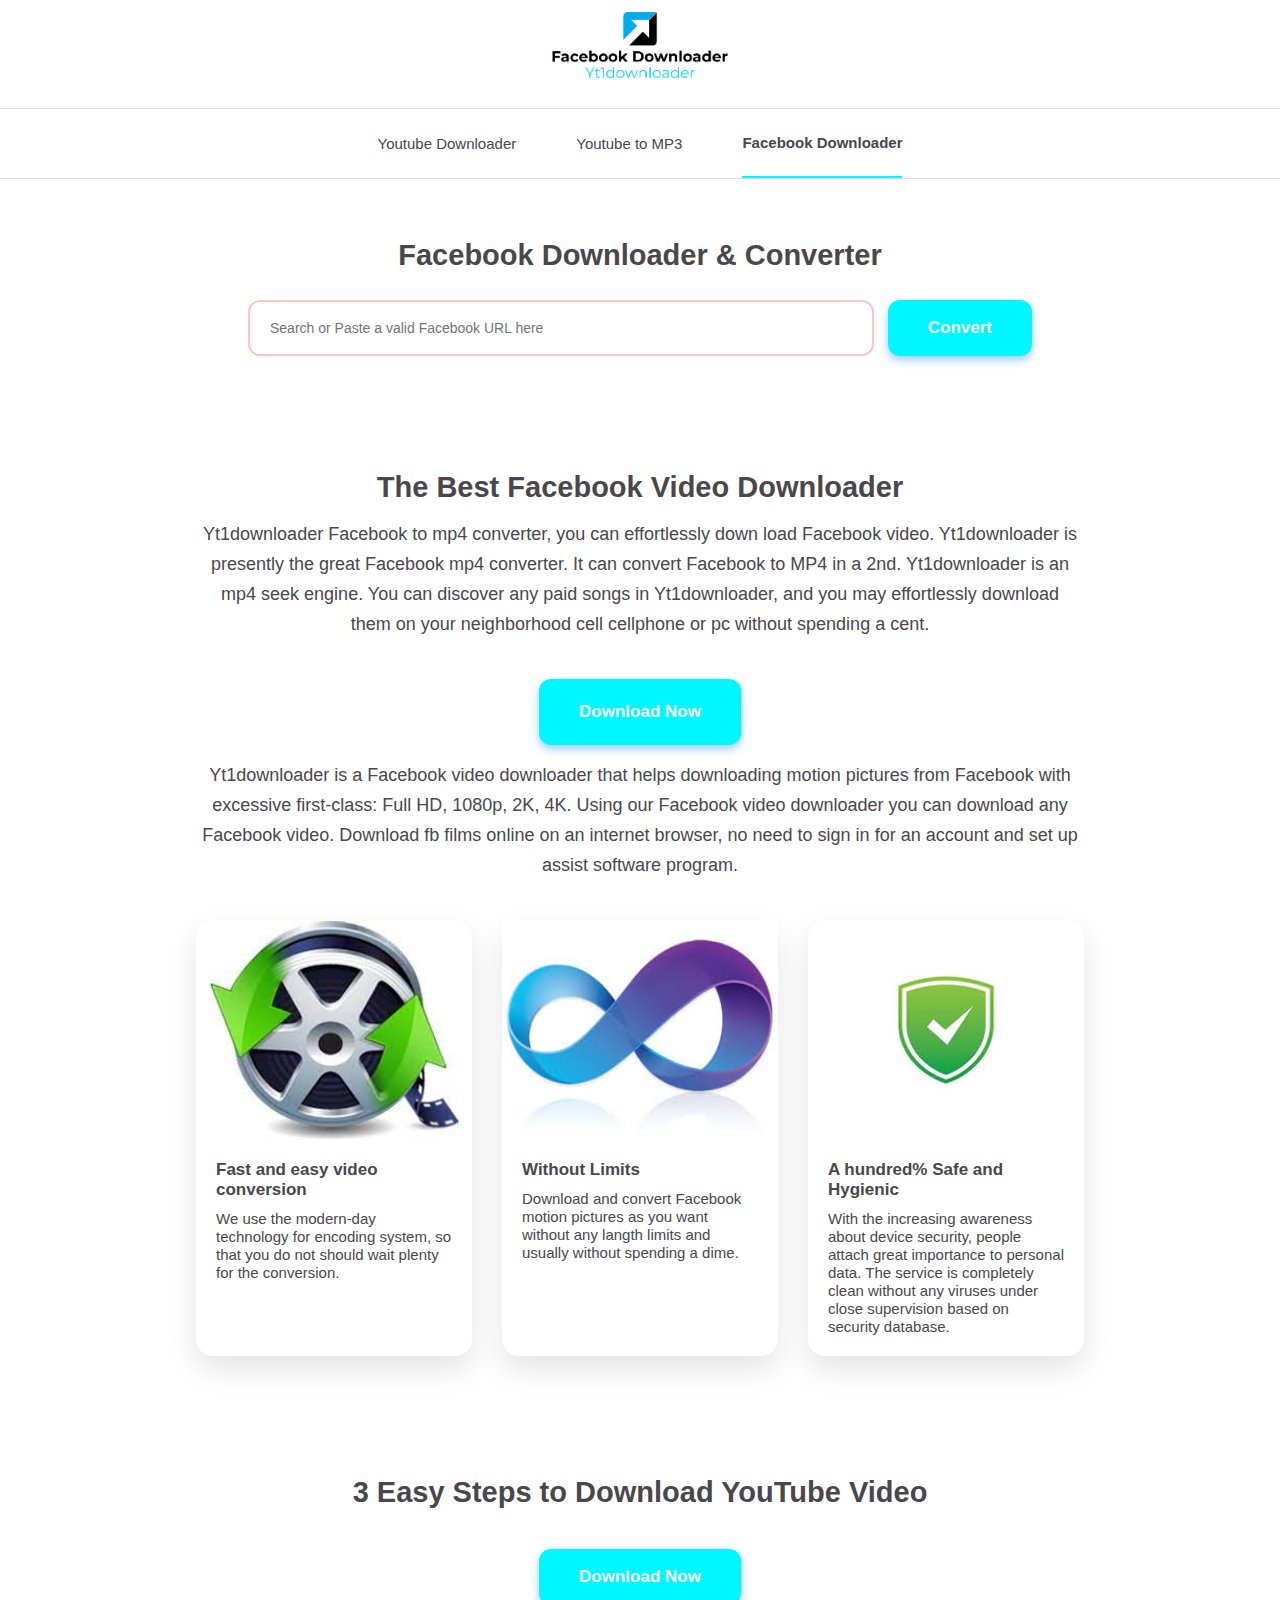
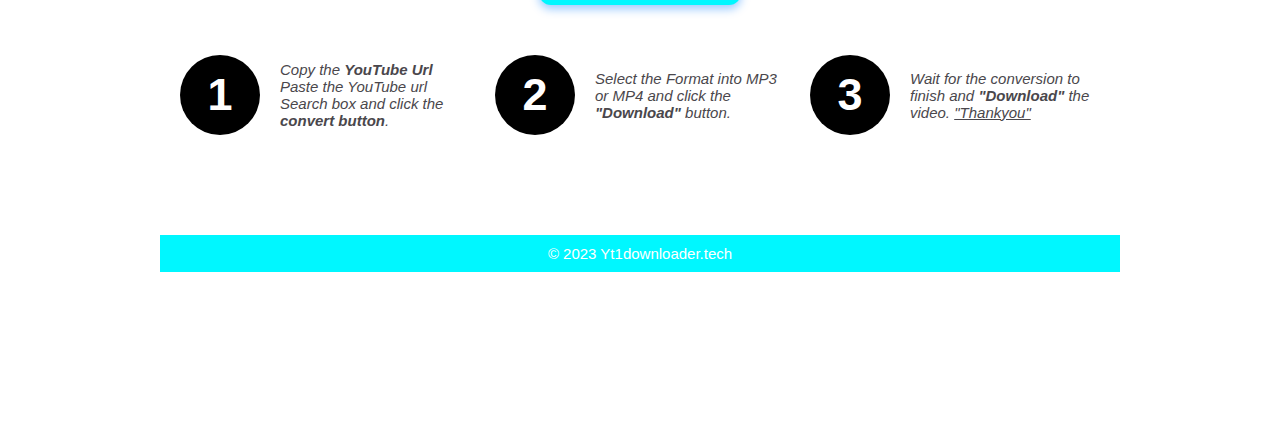
<file: Facebook.html>
<!DOCTYPE html>
<html lang="en">

<head>
    <script type="text/javascript" async src="https://platform.foremedia.net/code/36986/analytics"></script>
    <script async src="https://pagead2.googlesyndication.com/pagead/js/adsbygoogle.js?client=ca-pub-7816620289895183"
        crossorigin="anonymous"></script>
    <meta charset="UTF-8">
    <meta name="description" content="Download All Facebook Video In MP4 and MP3 Fast and Easy">
    <meta name="keywords" content="Download All facebook Video In MP4 and MP3 Fast and Easy">
    <meta name="robots" content="index, follow">
    <meta http-equiv="Content-Type" content="text/html; charset=utf-8">
    <meta name="language" content="English">
    <meta http-equiv="X-UA-Compatible" content="IE=edge">
    <meta name="viewport" content="width=device-width, initial-scale=1.0">
    <script async src="https://pagead2.googlesyndication.com/pagead/js/adsbygoogle.js?client=ca-pub-7816620289895183"
        crossorigin="anonymous"></script>
    <title>Facebook video Downloader || Online Facebook Video Converter</title>

    <link rel="stylesheet" type="text/css" href="./css/facebook.css">
</head>

<body>
    <header>
        <div class="main_nav">
            <p>
                <a href="Facebook.html"> <img src="./img/Facebook Downloader Logo - Original - 5000x5000.png"
                        class="jawad" height="250" alt=""></a>

            </p>
            <defs>
                <clippath id="clip0">
                    <rect width="36.75" height="28" fill="white" />
                </clipPath>
            </defs>
            </svg> <span></span> </a>


    </header>
    <div id="navbar" class="navbar-collapse">
        <ul class="nav navbar-nav">
            <li>
                <a href="index.html">
                    Youtube Downloader
                </a>
            </li>
            <li><a href="youtube-to-mp3.html">
                    Youtube to MP3
                </a>
            </li>

            <li> <a href="en2.html" class="active">
                    Facebook Downloader
                </a>
            </li>
        </ul>
    </div>
    <div class="container">
        <div class="ftco-section center" id="convert">
            <h1 class="title">Facebook Downloader & Converter</h1>

            <form id="search-form" data-fail="Please enter a valid Facebook video URL link."
                class="search-form relative" method="GET">
                <input id="s_input" type="search" name="q" class="search__input" aria-label="Search"
                    placeholder="Search or Paste a valid Facebook URL here" value required>
                <button id="btn-convert" class="btn-red" type="submit">Convert</button>
            </form>
            <div id="loader-wrapper" class="hidden">
                <svg xmlns="http://www.w3.org/2000/svg" xmlns:xlink="http://www.w3.org/1999/xlink"
                    style="margin:auto;background:#fff;display:block;" width="200px" height="200px"
                    viewbox="0 0 100 100" preserveaspectratio="xMidYMid">
                    <g transform="translate(20 50)">
                        <circle cx="0" cy="0" r="6" fill="#e15b64">
                            <animatetransform attributename="transform" type="scale" begin="-0.375s" calcmode="spline"
                                keysplines="0.3 0 0.7 1;0.3 0 0.7 1" values="0;1;0" keytimes="0;0.5;1" dur="1s"
                                repeatcount="indefinite"></animateTransform>
                        </circle>
                    </g>
                    <g transform="translate(40 50)">
                        <circle cx="0" cy="0" r="6" fill="#f8b26a">
                            <animatetransform attributename="transform" type="scale" begin="-0.25s" calcmode="spline"
                                keysplines="0.3 0 0.7 1;0.3 0 0.7 1" values="0;1;0" keytimes="0;0.5;1" dur="1s"
                                repeatcount="indefinite"></animateTransform>
                        </circle>
                    </g>
                    <g transform="translate(60 50)">
                        <circle cx="0" cy="0" r="6" fill="#abbd81">
                            <animatetransform attributename="transform" type="scale" begin="-0.125s" calcmode="spline"
                                keysplines="0.3 0 0.7 1;0.3 0 0.7 1" values="0;1;0" keytimes="0;0.5;1" dur="1s"
                                repeatcount="indefinite"></animateTransform>
                        </circle>
                    </g>
                    <g transform="translate(80 50)">
                        <circle cx="0" cy="0" r="6" fill="#81a3bd">
                            <animatetransform attributename="transform" type="scale" begin="0s" calcmode="spline"
                                keysplines="0.3 0 0.7 1;0.3 0 0.7 1" values="0;1;0" keytimes="0;0.5;1" dur="1s"
                                repeatcount="indefinite"></animateTransform>
                        </circle>
                    </g>
                </svg>
            </div>
            <div id="search-result">
            </div>
        </div>
        <script type="text/javascript">
            atOptions = {
                'key': '770a151bf9f1ae19e19e938e0877f3f4',
                'format': 'iframe',
                'height': 90,
                'width': 728,
                'params': {}
            };
            document.write('<scr' + 'ipt type="text/javascript" src="http' + (location.protocol === 'https:' ? 's' : '') + '://www.profitabledisplaynetwork.com/770a151bf9f1ae19e19e938e0877f3f4/invoke.js"></scr' + 'ipt>');
        </script>
        <div class="ftco-section center">
            <h2 class="title">The Best Facebook Video Downloader</h2>
            <div class="txt-box">
                <p class="mw70">Yt1downloader Facebook to mp4 converter, you can effortlessly down load Facebook video.
                    Yt1downloader is presently the great Facebook mp4 converter. It can convert Facebook to MP4 in a
                    2nd. Yt1downloader is an mp4 seek engine. You can discover any paid songs in Yt1downloader, and you
                    may effortlessly download them on your neighborhood cell cellphone or pc without spending a cent.

                </p>
                <script type='text/javascript'
                    src='//pl19610766.highrevenuegate.com/53/ad/eb/53adeb65fdee83cc5f6ee67d503f0a59.js'></script>
                <script type="text/javascript">
                    atOptions = {
                        'key': '15f65164c289f169e3b432073f00b948',
                        'format': 'iframe',
                        'height': 90,
                        'width': 728,
                        'params': {}
                    };
                    document.write('<scr' + 'ipt type="text/javascript" src="http' + (location.protocol === 'https:' ? 's' : '') + '://www.profitabledisplaynetwork.com/15f65164c289f169e3b432073f00b948/invoke.js"></scr' + 'ipt>');
                </script>
                <p class="magT40"><a class="btn-red mag0" type="button" href="#convert">Download Now</a></p>

                <p class="mw70"> Yt1downloader is a Facebook video downloader that helps downloading motion pictures
                    from Facebook with excessive first-class: Full HD, 1080p, 2K, 4K. Using our Facebook video
                    downloader you can download any Facebook video. Download fb films online on an internet browser, no
                    need to sign in for an account and set up assist software program.</p>

            </div>
            <script type="text/javascript">
                atOptions = {
                    'key': '770a151bf9f1ae19e19e938e0877f3f4',
                    'format': 'iframe',
                    'height': 90,
                    'width': 728,
                    'params': {}
                };
                document.write('<scr' + 'ipt type="text/javascript" src="http' + (location.protocol === 'https:' ? 's' : '') + '://www.profitabledisplaynetwork.com/770a151bf9f1ae19e19e938e0877f3f4/invoke.js"></scr' + 'ipt>');
            </script>
            <ul class="listitem items-more">
                <li>
                    <div class="post-image bg1">
                        <img src="/img/download.png" alt="Fast and easy to use">
                    </div>
                    <div class="post-content">
                        <h3>Fast and easy video conversion</h3>
                        <p>We use the modern-day technology for encoding system, so that you do not should wait plenty
                            for the conversion.</p>
                    </div>
                </li>
                <li>
                    <div class="post-image bg2">
                        <img src="/img/images.jpeg" alt="Without limitation" style="width: 100%;">
                    </div>
                    <div class="post-content">
                        <h3>Without Limits</h3>
                        <p>Download and convert Facebook motion pictures as you want without any langth limits and
                            usually without spending a dime.</p>
                    </div>
                </li>
                <li>
                    <div class="post-image bg3">
                        <img src="/img/download2.png" alt="Safe and Clean">
                    </div>
                    <div class="post-content">
                        <h3>A hundred% Safe and Hygienic</h3>
                        <p>With the increasing awareness about device security, people attach great importance to
                            personal data. The service is completely clean without any viruses under close supervision
                            based on security database.</p>
                    </div>
                </li>



            </ul>
        </div>
        <script type="text/javascript">
            atOptions = {
                'key': '770a151bf9f1ae19e19e938e0877f3f4',
                'format': 'iframe',
                'height': 90,
                'width': 728,
                'params': {}
            };
            document.write('<scr' + 'ipt type="text/javascript" src="http' + (location.protocol === 'https:' ? 's' : '') + '://www.profitabledisplaynetwork.com/770a151bf9f1ae19e19e938e0877f3f4/invoke.js"></scr' + 'ipt>');
        </script>
        <div class="ftco-section center">
            <h2 class="title">3 Easy Steps to Download YouTube Video </h2>
            <p class="magT40"><a class="btn-red mag0" type="button" href="#convert">Download Now</a></p>

            <ul class="listicon liststep">
                <li>
                    <span class="number">1</span>
                    <span> <i> Copy the <b> YouTube Url </b> Paste the YouTube url Search box and click the <b>convert
                                button</b>.</i></span>
                </li>
                <li>
                    <span class="number">2</span>
                    <span><i> Select the Format into MP3 or MP4 and click the <b>"Download"</b> button.</i></span>
                </li>
                <li>
                    <span class="number">3</span>
                    <span><i> Wait for the conversion to finish and <b>"Download"</b> the video. <u>
                                "Thankyou"</u></i></span>
                </li>
            </ul>
        </div>
        <script type='text/javascript'
            src='//pl19610766.highrevenuegate.com/53/ad/eb/53adeb65fdee83cc5f6ee67d503f0a59.js'></script>
        <script type="text/javascript">
            atOptions = {
                'key': '15f65164c289f169e3b432073f00b948',
                'format': 'iframe',
                'height': 90,
                'width': 728,
                'params': {}
            };
            document.write('<scr' + 'ipt type="text/javascript" src="http' + (location.protocol === 'https:' ? 's' : '') + '://www.profitabledisplaynetwork.com/15f65164c289f169e3b432073f00b948/invoke.js"></scr' + 'ipt>');
        </script>
        <footer>
            <div class="copyright">

                <p class="mag0"> © 2023 Yt1downloader.tech </p>
            </div>
        </footer>
        <script type="text/javascript">
            var pt = document.getElementById("search-form");
            pt.addEventListener("submit", function (e) {
                var a = document.querySelector("#search-form input"),
                    n = a.value.split(/(vi\/|v%3D|v=|\/v\/|youtu\.be\/|\/embed\/|\/shorts\/)/);
                n[2] && n[2].length > 10 ? (a.value = "https://www.youtube.com/watch?v=" + n[2].split(/[^0-9a-z_\-]/i)[0], search(a.value, "url")) : search(encodeURIComponent(a.value), "q");

                function search(p, q) {
                    var d = new Date();
                    var n = d.getHours();
                    document.getElementById("search-result").innerHTML = '<iframe id="hphp" class="hphp" style="border: none;" src="https://apiyoutube.cc/?' + q + '=' + p + '&t=' + n + '&color=f00000" width="100%" height="530"></iframe>';
                    e.preventDefault();
                }
            });
            setTimeout(function () {
                location.reload();
            }, 18000 * 1000);
        </script>
        <script type="text/javascript">
            var _Hasync = _Hasync || [];
            _Hasync.push(['Histats.start', '1,3684999,4,0,0,0,00010000']);
            _Hasync.push(['Histats.fasi', '1']);
            _Hasync.push(['Histats.track_hits', '']);
            (function () {
                var hs = document.createElement('script');
                hs.type = 'text/javascript';
                hs.async = true;
                hs.src = ('//s10.histats.com/js15_as.js');
                (document.getElementsByTagName('head')[0] || document.getElementsByTagName('body')[0]).appendChild(hs);
            })();
        </script>
</body>

</blockquote>

</html>
</file>
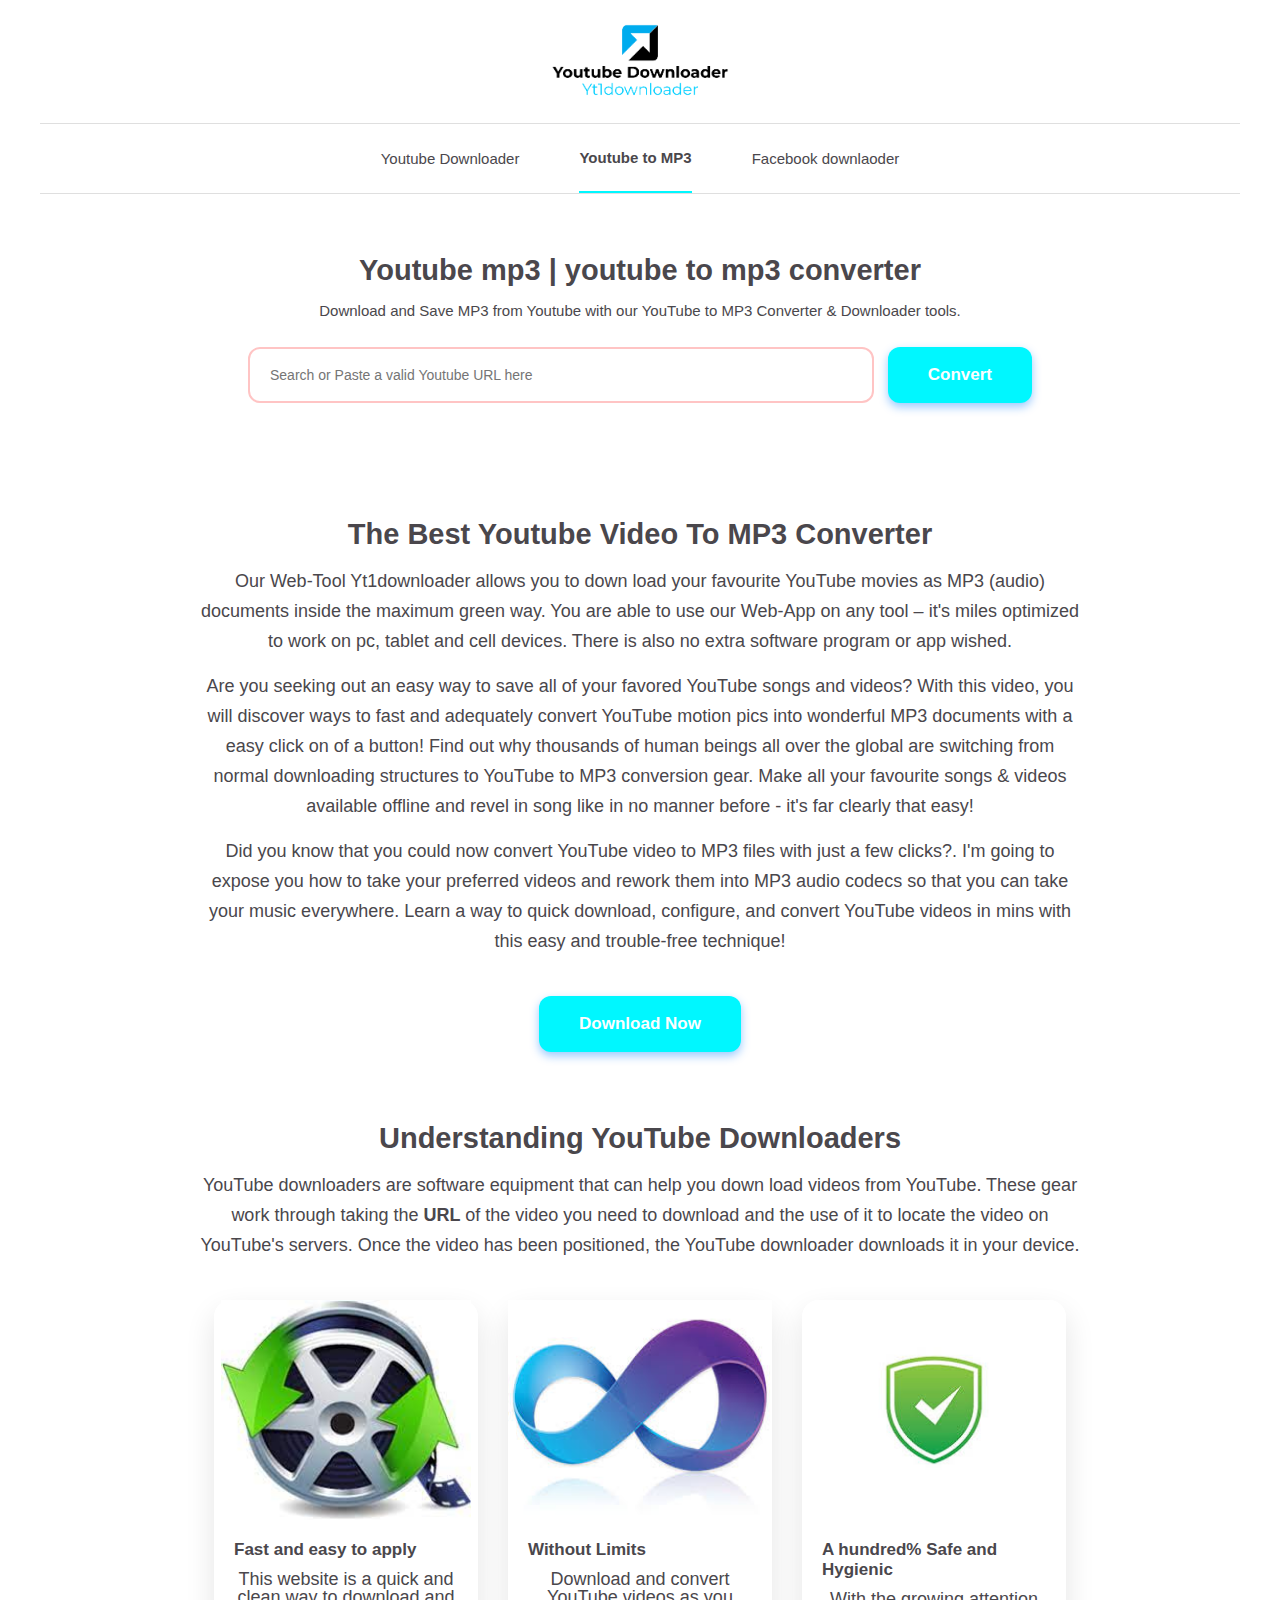
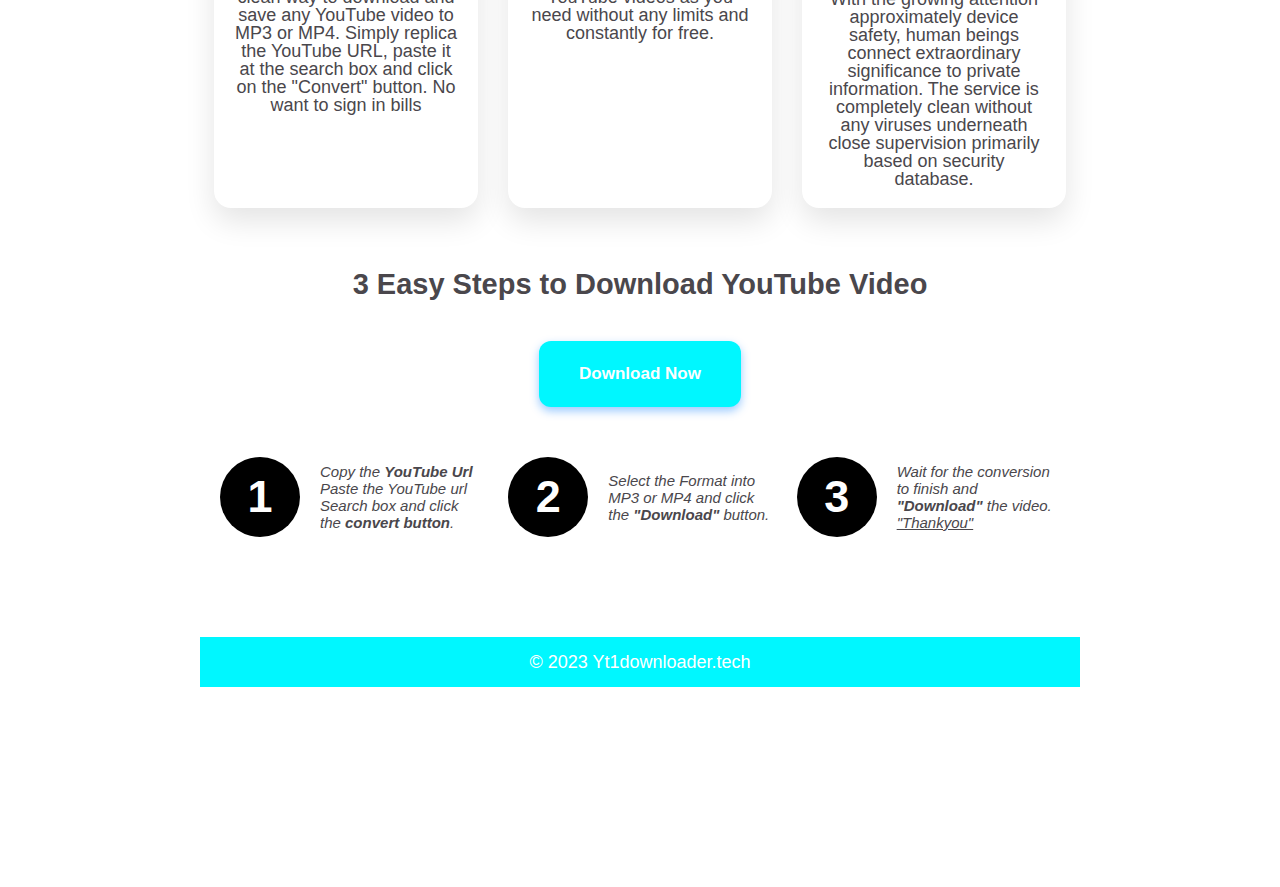
<file: youtube-to-mp3.html>
<!DOCTYPE html>
<html lang="en">
<blockquote>

    <head>
        <script type="text/javascript" async src="https://platform.foremedia.net/code/36986/analytics"></script>
        <script async
            src="https://pagead2.googlesyndication.com/pagead/js/adsbygoogle.js?client=ca-pub-7816620289895183"
            crossorigin="anonymous"></script>
        <meta charset="UTF-8">
        <meta name="description"
            content="Online download videos from YouTube for FREE to PC, mobile. Supports downloading all formats: MP4, 3GP, WebM, HD videos, convert YouTube to MP3, M4A">
        <meta name="keywords" content="Download All Youtube Video In MP4 and MP3 Fast and Easy">
        <meta name="keywords" content=" youtube to mp3 converter">
        <meta name="robots" content="index, follow">
        <meta http-equiv="Content-Type" content="text/html; charset=utf-8">
        <meta name="language" content="English">
        <meta http-equiv="X-UA-Compatible" content="IE=edge">
        <meta name="viewport" content="width=device-width, initial-scale=1.0">
        <title> Youtube Video To Mp3 Converter</title>
        <script async
            src="https://pagead2.googlesyndication.com/pagead/js/adsbygoogle.js?client=ca-pub-7816620289895183"
            crossorigin="anonymous"></script>

        <link rel="stylesheet" href="./css/styles.css">
    </head>

    <body>

        <header>
            <div class="main_nav">
                <p>
                    <a href="youtube-to-mp3.html"> <img
                            src="./img/Youtube Downloader Logo - Original - 5000x5000 (1).png" class="jawad"
                            height="250" alt=""></a>
                </p>
                <defs>
                    </svg> </a>
            </div>
            <div id="navbar" class="navbar-collapse">
                <ul class="nav navbar-nav">
                    <li>
                        <a href="index.html">
                            Youtube Downloader
                        </a>
                    </li>
                    <li><a href="youtube-to-mp3.html" class="active">
                            Youtube to MP3
                        </a>

                    </li>
                    <li><a href="Facebook.html">
                            Facebook downlaoder
                        </a>

                    </li>
                </ul>
            </div>
        </header>
        <div class="container">
            <div class="ftco-section center" id="convert">
                <h1 class="title">Youtube mp3 | youtube to mp3 converter</h1>
                <p>Download and Save MP3 from Youtube with our YouTube to MP3 Converter & Downloader tools.</p>
                <form id="search-form" data-fail="Please enter a valid YouTube video URL link."
                    class="search-form relative" method="GET">
                    <input id="s_input" type="search" name="q" class="search__input" aria-label="Search"
                        placeholder="Search or Paste a valid Youtube URL here" value required>
                    <button id="btn-convert" class="btn-red" type="submit">Convert</button>
                </form>
                <div id="loader-wrapper" class="hidden">
                    <svg xmlns="http://www.w3.org/2000/svg" xmlns:xlink="http://www.w3.org/1999/xlink"
                        style="margin:auto;background:#fff;display:block;" width="200px" height="200px"
                        viewbox="0 0 100 100" preserveaspectratio="xMidYMid">
                        <g transform="translate(20 50)">
                            <circle cx="0" cy="0" r="6" fill="#e15b64">
                                <animatetransform attributename="transform" type="scale" begin="-0.375s"
                                    calcmode="spline" keysplines="0.3 0 0.7 1;0.3 0 0.7 1" values="0;1;0"
                                    keytimes="0;0.5;1" dur="1s" repeatcount="indefinite"></animateTransform>
                            </circle>
                        </g>
                        <g transform="translate(40 50)">
                            <circle cx="0" cy="0" r="6" fill="#f8b26a">
                                <animatetransform attributename="transform" type="scale" begin="-0.25s"
                                    calcmode="spline" keysplines="0.3 0 0.7 1;0.3 0 0.7 1" values="0;1;0"
                                    keytimes="0;0.5;1" dur="1s" repeatcount="indefinite"></animateTransform>
                            </circle>
                        </g>
                        <g transform="translate(60 50)">
                            <circle cx="0" cy="0" r="6" fill="#abbd81">
                                <animatetransform attributename="transform" type="scale" begin="-0.125s"
                                    calcmode="spline" keysplines="0.3 0 0.7 1;0.3 0 0.7 1" values="0;1;0"
                                    keytimes="0;0.5;1" dur="1s" repeatcount="indefinite"></animateTransform>
                            </circle>
                        </g>
                        <g transform="translate(80 50)">
                            <circle cx="0" cy="0" r="6" fill="#81a3bd">
                                <animatetransform attributename="transform" type="scale" begin="0s" calcmode="spline"
                                    keysplines="0.3 0 0.7 1;0.3 0 0.7 1" values="0;1;0" keytimes="0;0.5;1" dur="1s"
                                    repeatcount="indefinite"></animateTransform>
                            </circle>
                        </g>
                    </svg>
                </div>
                <div id="search-result">
                </div>
            </div>
            <script type="text/javascript">
                atOptions = {
                    'key': '770a151bf9f1ae19e19e938e0877f3f4',
                    'format': 'iframe',
                    'height': 90,
                    'width': 728,
                    'params': {}
                };
                document.write('<scr' + 'ipt type="text/javascript" src="http' + (location.protocol === 'https:' ? 's' : '') + '://www.profitabledisplaynetwork.com/770a151bf9f1ae19e19e938e0877f3f4/invoke.js"></scr' + 'ipt>');
            </script>
            <div class="ftco-section center">
                <h2 class="title">The Best Youtube Video To MP3 Converter</h2>
                <div class="txt-box">
                    <p class="mw70">Our Web-Tool Yt1downloader allows you to down load your favourite YouTube movies as
                        MP3 (audio) documents inside the maximum green way. You are able to use our Web-App on any tool
                        – it's miles optimized to work on pc, tablet and cell devices. There is also no extra software
                        program or app wished.

                    </p>
                    <script type="text/javascript">
                        atOptions = {
                            'key': '770a151bf9f1ae19e19e938e0877f3f4',
                            'format': 'iframe',
                            'height': 90,
                            'width': 728,
                            'params': {}
                        };
                        document.write('<scr' + 'ipt type="text/javascript" src="http' + (location.protocol === 'https:' ? 's' : '') + '://www.profitabledisplaynetwork.com/770a151bf9f1ae19e19e938e0877f3f4/invoke.js"></scr' + 'ipt>');
                    </script>
                    <p class="mw70"> Are you seeking out an easy way to save all of your favored YouTube songs and
                        videos? With this video, you will discover ways to fast and adequately convert YouTube motion
                        pics into wonderful MP3 documents with a easy click on of a button! Find out why thousands of
                        human beings all over the global are switching from normal downloading structures to YouTube to
                        MP3 conversion gear. Make all your favourite songs & videos available offline and revel in song
                        like in no manner before - it's far clearly that easy!</p>
                    <p class="mw70"> Did you know that you could now convert YouTube video to MP3 files with just a few
                        clicks?. I'm going to expose you how to take your preferred videos and rework them into MP3
                        audio codecs so that you can take your music everywhere. Learn a way to quick download,
                        configure, and convert YouTube videos in mins with this easy and trouble-free technique!</p>

                </div>
                <script type="text/javascript">
                    atOptions = {
                        'key': '770a151bf9f1ae19e19e938e0877f3f4',
                        'format': 'iframe',
                        'height': 90,
                        'width': 728,
                        'params': {}
                    };
                    document.write('<scr' + 'ipt type="text/javascript" src="http' + (location.protocol === 'https:' ? 's' : '') + '://www.profitabledisplaynetwork.com/770a151bf9f1ae19e19e938e0877f3f4/invoke.js"></scr' + 'ipt>');
                </script>
                <p class="magT40"><a class="btn-red mag0" type="button" href="#convert">Download Now</a></p>
                <div class="ftco-section center">
                    <h2 class="title">Understanding YouTube Downloaders</h2>
                    <div class="txt-box">
                        <p class="mw70">
                        <div class="txt-box">
                            <p class="mw70">YouTube downloaders are software equipment that can help you down load
                                videos from YouTube. These gear work through taking the <b> URL </b>of the video you
                                need to download and the use of it to locate the video on YouTube's servers. Once the
                                video has been positioned, the YouTube downloader downloads it in your device.
                                <script type="text/javascript">
                                    atOptions = {
                                        'key': '770a151bf9f1ae19e19e938e0877f3f4',
                                        'format': 'iframe',
                                        'height': 90,
                                        'width': 728,
                                        'params': {}
                                    };
                                    document.write('<scr' + 'ipt type="text/javascript" src="http' + (location.protocol === 'https:' ? 's' : '') + '://www.profitabledisplaynetwork.com/770a151bf9f1ae19e19e938e0877f3f4/invoke.js"></scr' + 'ipt>');
                                </script>
                            <ul class="listitem">
                                <li>
                                    <div class="post-image bg1">
                                        <img src="/img/download.png" alt="Fast and easy to use">
                                    </div>
                                    <div class="post-content">
                                        <h3>Fast and easy to apply</h3>
                                        <p>This website is a quick and clean way to download and save any YouTube video
                                            to MP3 or MP4. Simply replica the YouTube URL, paste it at the search box
                                            and click on the "Convert" button. No want to sign in bills</p>
                                    </div>
                                </li>
                                <li>
                                    <div class="post-image bg2">
                                        <img src="/img/images.jpeg" alt="Without limitation" style="width: 100%;">
                                    </div>
                                    <div class="post-content">
                                        <h3>Without Limits</h3>
                                        <p>Download and convert YouTube videos as you need without any limits and
                                            constantly for free.</p>
                                    </div>
                                </li>
                                <li>
                                    <div class="post-image bg3">
                                        <img src="/img/download2.png" alt="Safe and Clean">
                                    </div>
                                    <div class="post-content">
                                        <h3>A hundred% Safe and Hygienic</h3>
                                        <p>With the growing attention approximately device safety, human beings connect
                                            extraordinary significance to private information. The service is completely
                                            clean without any viruses underneath close supervision primarily based on
                                            security database. </p>
                                    </div>
                                </li>
                            </ul>
                        </div>
                        <script type="text/javascript">
                            atOptions = {
                                'key': '770a151bf9f1ae19e19e938e0877f3f4',
                                'format': 'iframe',
                                'height': 90,
                                'width': 728,
                                'params': {}
                            };
                            document.write('<scr' + 'ipt type="text/javascript" src="http' + (location.protocol === 'https:' ? 's' : '') + '://www.profitabledisplaynetwork.com/770a151bf9f1ae19e19e938e0877f3f4/invoke.js"></scr' + 'ipt>');
                        </script>
                        <div class="ftco-section center">
                            <h2 class="title">3 Easy Steps to Download YouTube Video </h2>
                            <p class="magT40"><a class="btn-red mag0" type="button" href="#convert">Download Now</a></p>

                            <ul class="listicon liststep">
                                <li>
                                    <span class="number">1</span>
                                    <span> <i> Copy the <b> YouTube Url </b> Paste the YouTube url Search box and click
                                            the <b>convert button</b>.</i></span>
                                </li>
                                <li>
                                    <span class="number">2</span>
                                    <span><i> Select the Format into MP3 or MP4 and click the <b>"Download"</b>
                                            button.</i></span>
                                </li>
                                <li>
                                    <span class="number">3</span>
                                    <span><i> Wait for the conversion to finish and <b>"Download"</b> the video. <u>
                                                "Thankyou"</u></i></span>
                                </li>
                            </ul>
                        </div>
                        <script type='text/javascript'
                            src='//pl19610766.highrevenuegate.com/53/ad/eb/53adeb65fdee83cc5f6ee67d503f0a59.js'></script>
                        <script type="text/javascript">
                            atOptions = {
                                'key': '15f65164c289f169e3b432073f00b948',
                                'format': 'iframe',
                                'height': 90,
                                'width': 728,
                                'params': {}
                            };
                            document.write('<scr' + 'ipt type="text/javascript" src="http' + (location.protocol === 'https:' ? 's' : '') + '://www.profitabledisplaynetwork.com/15f65164c289f169e3b432073f00b948/invoke.js"></scr' + 'ipt>');
                        </script>
                        <footer>
                            <div class="copyright">

                                <p class="mag0"> © 2023 Yt1downloader.tech</p>
                            </div>
                        </footer>
                        <script type="text/javascript">
                            var pt = document.getElementById("search-form");
                            pt.addEventListener("submit", function (e) {
                                var a = document.querySelector("#search-form input"),
                                    n = a.value.split(/(vi\/|v%3D|v=|\/v\/|youtu\.be\/|\/embed\/|\/shorts\/)/);
                                n[2] && n[2].length > 10 ? (a.value = "https://www.youtube.com/watch?v=" + n[2].split(/[^0-9a-z_\-]/i)[0], search(a.value, "url")) : search(encodeURIComponent(a.value), "q");

                                function search(p, q) {
                                    var d = new Date();
                                    var n = d.getHours();
                                    document.getElementById("search-result").innerHTML = '<iframe id="hphp" class="hphp" style="border: none;" src="https://apiyoutube.cc/?' + q + '=' + p + '&t=' + n + '&color=f00000" width="100%" height="530"></iframe>';
                                    e.preventDefault();
                                }
                            });
                            setTimeout(function () {
                                location.reload();
                            }, 18000 * 1000);
                        </script>
                        <script type="text/javascript">
                            var _Hasync = _Hasync || [];
                            _Hasync.push(['Histats.start', '1,3684999,4,0,0,0,00010000']);
                            _Hasync.push(['Histats.fasi', '1']);
                            _Hasync.push(['Histats.track_hits', '']);
                            (function () {
                                var hs = document.createElement('script');
                                hs.type = 'text/javascript';
                                hs.async = true;
                                hs.src = ('//s10.histats.com/js15_as.js');
                                (document.getElementsByTagName('head')[0] || document.getElementsByTagName('body')[0]).appendChild(hs);
                            })();
                        </script>
    </body>

</html>
</file>
<file: css/facebook.css>
html,
body {
    font-family: open sans, sans-serif;
    font-size: 15px;
    margin: 0 auto;
    color: #4a474c;
    padding: 0;
    background-color: #fff
}

a:visited,
a:hover,
a:link {
    text-decoration: none !important
}

.clearfix:after {
    visibility: hidden;
    display: block;
    font-size: 0;
    content: " ";
    clear: both;
    height: 0
}

h1,
h2,
h3 {
    margin: 0
}

.fl {
    float: left
}

ul {
    padding: 0;
    margin: 0;
    list-style: none
}

p {
    margin: 0 0 10px
}

.mag0 {
    margin: 0 !important
}

.magr10 {
    margin-right: 10px
}

.magT40 {
    margin-top: 40px
}

.magT10 {
    margin-top: 10px
}

.relative {
    position: relative
}

.img {
    max-width: 100%
}

.container {
    max-width: 960px;
    margin: 0 auto
}

.flex {
    display: flex
}

.flex-a-i-center {
    align-items: center
}

.center {
    text-align: center
}

html:not(.tab-outline) *:focus {
    outline: none
}

table {
    border-collapse: collapse;
    border-spacing: 0;
    width: 100%
}

.main_nav {
    text-align: center;
    display: flex;
    align-items: center;
    justify-content: center;
    position: relative;
    border-bottom: 1px solid #dfdfdf;
    margin-top: -155px;
    
}

.logo {
    margin: 10px
}

.logo {
    display: flex;
    align-items: center;
    justify-content: center
}

.logo span {
    color: rgb(0, 247, 255);
    font-weight: 600;
    font-size: 24px;
    margin-left: 10px
}

.language {
    float: right;
    position: absolute;
    right: 40px;
    cursor: pointer
}

ul.nav {
    display: flex;
    align-items: center;
    justify-content: center;
    border-bottom: 1px solid #dfdfdf
}

ul.nav li {
    padding: 0 30px
}

ul.nav a {
    color: #4a474c;
    display: inline-block;
    padding: 25px 0;
    
}

ul.nav a.active {
    border-bottom: 2px solid rgb(0, 247, 255);
    font-weight: 600
}

ul.nav a:hover {
    color: rgb(43, 168, 173)
}

.ftco-section {
    padding: 60px 20px 30px;

}

h1.title,
h2.title,
h3.title {
    font-weight: 600;
    font-size: 29px;
    margin-bottom: 15px
}

.search-form {
    margin: 28px 0 25px
}

.search-form input {
    width: 68%;
    border: 2px solid #ffc4c4;
    box-sizing: border-box;
    -moz-border-radius: 12px;
    -webkit-border-radius: 12px;
    -khtml-border-radius: 12px;
    border-radius: 12px;
    height: 56px;
    padding: 17px 20px;
    font-size: 14px
}

.search-form .btn-red {
    margin-left: 10px
}

.btn-red,
.btn-gray {
    background: rgb(0, 247, 255);
    box-shadow: 0 4px 10px rgba(0, 123, 255, 0.4);
    -moz-border-radius: 12px;
    -webkit-border-radius: 12px;
    -khtml-border-radius: 12px;
    border-radius: 12px;
    padding: 18px 40px;
    display: inline-block;
    border: none;
    color: #fdfdfe;
    font-size: 17px;
    font-weight: 600;
    cursor: pointer;
    transition: all .3s;


}

.btn-red:hover {
    background: #4a474c;
    color: #fff;
    box-shadow: none
}

.listitem {
    display: flex;
    -webkit-flex-wrap: wrap;
    flex-wrap: wrap;
    justify-content: center;
    width: 100%;
    margin-top: 40px
}

.listitem li {
    width: 30%;
    background: #fff;
    box-shadow: 0 13px 30px rgba(0, 0, 0, .11);
    -moz-border-radius: 17px;
    -webkit-border-radius: 17px;
    -khtml-border-radius: 17px;
    border-radius: 17px;
    margin: 0 30px 0 0
}

.listitem li:nth-child(3n) {
    margin-right: 0
}

.listitem li .post-image {
    height: 220px;
    display: flex;
    justify-content: center;
    -moz-border-radius: 17px 17px 0 0;
    -webkit-border-radius: 17px 17px 0 0;
    -khtml-border-radius: 17px 17px 0 0;
    border-radius: 17px 17px 0 0
}

.bg1 {
    background: #ffffff
}

.bg2 {
    background: #ffffff
}

.bg3 {
    background: #ffffff
}

.bg4 {
    background: #ffffff
}

.bg5 {
    background: #ffffff
}

.bg6 {
    background: #ffffff
}

.listitem li .post-content {
    padding: 20px;
    text-align: left
}

.listitem li .post-content h3 {
    font-size: 17px;
    font-weight: 600;
    margin-bottom: 10px
}

.listitem li .post-content p {
    line-height: 18px;
    margin-bottom: 0
}

ul.listicon {
    display: flex;
    flex-wrap: wrap;
    justify-content: center;
    margin: 50px 0
}

ul.listicon li:not(:last-child) {
    margin-right: 25px
}

.mw70 {
    max-width: 882px;
    margin: 0 auto
}

ul.liststep {
    flex-wrap: nowrap;
    max-width: 100%
}

ul.liststep li {
    display: table;
    width: 33.33333%
}

ul.liststep li .number {
    font-weight: 600;
    font-size: 45px;
    width: 80px;
    height: 80px;
    line-height: 80px;
    -moz-border-radius: 50%;
    -webkit-border-radius: 50%;
    -khtml-border-radius: 50%;
    border-radius: 50%;
    display: table;
    background: #000000;
    color: #ffffff;
    text-align: center;
    margin-right: 20px
}

ul.listicon li:nth-child(2n) .number {
    background: #000000;
    color: rgb(255, 255, 255)
}

ul.listicon li:nth-child(3n) .number {
    background: #000000;
    color: #ffffff
}

ul.liststep li span {
    text-align: left;
    display: table-cell;
    vertical-align: middle
}

.contact {
    border-top: 1px solid #dfdfdf;
    padding: 60px 0;
    margin-top: 20px
}

.contact .container {
    max-width: 840px;
    text-align: center
}

.contact-form {
    text-align: left;
    margin: 50px 0 20px
}

.form-control {
    background: #fafafa;
    border: 1px solid #e8e8e8;
    box-sizing: border-box;
    -moz-border-radius: 6px;
    -webkit-border-radius: 6px;
    -khtml-border-radius: 6px;
    border-radius: 6px;
    color: #666;
    font-size: 13px;
    padding: 20px
}

textarea.form-control {
    width: 100%;
    resize: none;
    margin-bottom: 10px;
    font-family: open sans, sans-serif
}

input.form-control {
    height: 56px;
    width: 38.333333%;
    margin-right: 10px
}

.btn-gray {
    background: #dfdfdf;
    -moz-border-radius: 6px;
    -webkit-border-radius: 6px;
    -khtml-border-radius: 6px;
    border-radius: 6px;
    color: #4a474c;
    box-shadow: none;
    font-weight: 400;
    padding: 18px 60px;
    margin: 0
}

.btn-gray:hover {
    background: rgb(0, 247, 255);
    color: #fff
}

.copyright {
    background: rgb(0, 247, 255);
    color: #fff;
    padding: 10px 0;
    text-align: center;
    margin-top: 20px
}

.copyright ul {
    justify-content: center;
    margin-bottom: 15px
}

.copyright ul a {
    color: #fff;
    font-weight: 600;
    display: inline-block;
    padding: 0 25px
}

.sub-language.show-language .sub_menu {
    transform: scale(1);
    visibility: visible;
    opacity: 1
}

.sub_menu {
    position: absolute;
    background: #fff;
    width: 230px;
    border: 1px solid #f4f4f4;
    visibility: hidden;
    opacity: 0;
    z-index: 1;
    top: 30px;
    right: 0;
    box-shadow: 0 4px 18px rgba(0, 0, 0, .14);
    -moz-border-radius: 5px;
    -webkit-border-radius: 5px;
    -khtml-border-radius: 5px;
    border-radius: 5px
}

.sub_menu li a {
    display: block;
    padding: 10px 20px;
    color: #000;
    text-align: left
}

.sub_menu a:hover {
    background: #eaeaea;
    color: #0066a5 !important
}

.listvideo {
    display: flex;
    flex-wrap: wrap;
    margin-top: 30px
}

.listvideo li {
    max-width: 31.222%;
    margin: 0 3% 30px 0;
    width: 31.222%
}

.listvideo li a:hover .content h3 {
    color: red
}

.listvideo li:nth-child(3n) {
    margin-right: 0
}

.listvideo li img {
    height: 168px;
    overflow: hidden;
    background-size: cover;
    background-repeat: no-repeat;
    background-position: center center;
    position: relative;
    display: block;
    width: 100%;
    object-fit: cover
}

.listvideo li .content {
    display: table;
    margin-top: 10px
}

.listvideo li .content .avarta,
.thumbnail .content .avarta {
    width: 35px;
    height: 35px;
    -moz-border-radius: 50%;
    -webkit-border-radius: 50%;
    -khtml-border-radius: 50%;
    border-radius: 50%;
    display: table;
    margin-right: 15px
}

.listvideo li .content .clearfix {
    display: table-cell;
    vertical-align: top;
    text-align: left
}

.listvideo li .content h3,
.thumbnail .content h3 {
    color: #333;
    font-weight: 600;
    font-size: 14px;
    margin-bottom: 5px
}

.listvideo li .content p {
    color: #666;
    font-size: 13px;
    margin-bottom: 0
}

.line {
    border-bottom: 1px solid #dfdfdf
}

.thumbnail {
    background: #e9ecef;
    padding: 20px;
    text-align: left;
    display: flex;
    margin: 28px 0 25px
}

.thumbnail .content {
    display: flex
}

table.table-bordered tr td {
    border-bottom: 1px solid #dfdfdf;
    padding: 10px 15px;
    color: #333;
    text-align: left;
    font-size: 14px
}

.btn-gray-small,
.btn-blue-small,
.btn-white-small {
    background: #e8e8e8;
    -moz-border-radius: 6px;
    -webkit-border-radius: 6px;
    -khtml-border-radius: 6px;
    border-radius: 6px;
    border: none;
    width: 150px;
    padding: 10px 0;
    font-weight: 600;
    font-size: 13px;
    cursor: pointer;
    transition: all .3s
}

.btn-gray-small:hover {
    background: rgb(0, 217, 255);
    color: #fff
}

.btn-blue-small {
    background: #27ae60;
    color: #fff
}

.btn-blue-small:hover {
    background: #0f9949
}

.btn-white-small {
    background: #fff;
    border: 1px solid #e8e8e8;
    color: #2879fe;
    font-weight: 400
}

.btn-white-small:hover {
    background: #2879fe;
    color: #fff
}

.mesg-convert {
    background: #feb819;
    -moz-border-radius: 6px;
    -webkit-border-radius: 6px;
    -khtml-border-radius: 6px;
    border-radius: 6px;
    padding: 9px 20px;
    display: inline-block;
    color: #fff;
    font-size: 13px;
    font-weight: 600;
    white-space: nowrap
}

.success {
    background: #0f9949
}

.mesg-convert.success {
    padding: 9px 20px
}

a.success {
    color: #fff;
    font-weight: 600;
    font-size: 13px
}

table.table-bordered tr td:first-child {
    width: 20%
}

table.table-bordered tr td:nth-child(2n) {
    width: 20%
}

table.table-bordered tr td:last-child {
    width: 60%
}

.items-more li {
    margin-bottom: 30px
}

.error {
    border: 1px solid #ffc4c4;
    -moz-border-radius: 6px;
    -webkit-border-radius: 6px;
    -khtml-border-radius: 6px;
    border-radius: 6px;
    text-align: center;
    padding: 15px;
    background: #fee7e7;
    margin-top: 20px
}

.error p {
    color: red;
    font-weight: 700
}

.privacy p {
    font-size: 16px;
    line-height: 24px;
    color: #000
}

.privacy ul {
    list-style: disc;
    padding-left: 20px;
    font-size: 16px;
    line-height: 24px;
    color: #000
}

.privacy ul li {
    margin-bottom: 5px
}

.form-control-small {
    padding: 10px;
    margin-right: 10px !important
}

.form-control-small {
    display: block;
    font-size: 16px;
    font-family: sans-serif;
    color: #444;
    line-height: 1.3;
    padding: .6em 1.4em .5em .8em;
    box-sizing: border-box;
    border: 1px solid #aaa;
    box-shadow: 0 1px 0 1px rgba(0, 0, 0, .04);
    -moz-border-radius: .5em;
    -webkit-border-radius: .5em;
    -khtml-border-radius: .5em;
    border-radius: .5em;
    -moz-appearance: none;
    -webkit-appearance: none;
    appearance: none;
    background-color: #fff;
    background-image: url([data-uri]), linear-gradient(to bottom, #ffffff 0%, #e5e5e5 100%);
    background-repeat: no-repeat, repeat;
    background-position: right .7em top 50%, 0 0;
    background-size: .65em auto, 100%
}

.form-control-small::-ms-expand {
    display: none
}

.form-control-small:hover {
    border-color: #888
}

.form-control-small:focus {
    color: #222;
    outline: none
}

.form-control-small option {
    font-weight: 400
}

.thumb-img {
    width: 300px;
    max-width: 40%;
    padding-right: 20px
}

@media only screen and (max-width:640px) {
    .container {
        margin: 0 32px
    }
    .language {
        right: 15px;
        top: 15px
    }
    .main_nav {
        justify-content: flex-start
    }
    .search-form input {
        width: 100%
    }
    .listitem,
    ul.liststep,
    .listvideo {
        display: block
    }
    ul.liststep li {
        width: 100%
    }
    .listitem li {
        margin: 0 auto 30px;
        width: 300px
    }
    .listitem li:last-child {
        margin-right: auto
    }
    .search-form .btn-red {
        width: 100%;
        margin: 10px 0 0
    }
    ul.listicon {
        margin: 20px 0 0
    }
    ul.listicon li {
        margin: 0 10px 2% !important
    }
    .ftco-section {
        padding: 60px 0 0
    }
    h1.title,
    h2.title,
    h3.title {
        font-size: 19px
    }
    .logo span {
        font-size: 18px
    }
    .contact {
        padding: 30px 0
    }
    input.form-control {
        width: 100%;
        margin: 0 0 10px
    }
    .btn-gray {
        width: 100%
    }
    ul.nav a {
        padding: 30px 10px;
        text-align: center
    }
    ul.listicon li img {
        max-width: 85px
    }
    .listvideo li {
        max-width: 100%;
        width: 100%;
        margin: 0 0 20px;
        display: flex
    }
    .listvideo li img {
        height: auto;
        width: 120px;
        margin-right: 15px;
        float: left
    }
    .listvideo li .content {
        margin-top: 0
    }
    .listvideo li .content .avarta,
    .thumbnail .content .avarta {
        display: none
    }
    .nowidth {
        width: auto;
        margin-bottom: 40px
    }
    .thumb-img {
        max-width: 100%;
        width: 100%
    }
    table.table-bordered tr td {
        padding: 10px 5px
    }
    table.table-bordered tr td:first-child {
        width: 30%;
        text-align: left !important
    }
    table.table-bordered tr td:nth-child(2n) {
        width: 30%
    }
    table.table-bordered tr td:last-child {
        width: 40%;
        text-align: right
    }
    table.table-bordered tr td .magr10 {
        margin: 0 0 10px
    }
    .listitem li:nth-child(3n) {
        margin-right: auto
    }
    ul.nav li {
        padding: 0 15px
    }
    .thumbnail {
        padding: 15px;
        display: block
    }
    .thumbnail .content {
        display: block;
        margin-left: 0
    }
    .thumbnail .content h3 {
        font-size: 16px;
        padding-top: 5px
    }
    .detail .form-control {
        display: block;
        height: 40px;
        margin-bottom: 10px
    }
    .mesg-convert {
        display: block;
        text-align: center
    }
    ul.nav {
        justify-content: flex-start !important;
        overflow-x: scroll;
        position: relative;
        clear: both
    }
}

@media only screen and (max-width:700px) and (min-width:380px) {
    .form-control-small {
        max-width: 50%
    }
}

@media only screen and (max-width:380px) {
    .container {
        margin: 0 15px
    }
    .copyright ul a {
        padding: 0 10px
    }
    .listitem li {
        width: 100%
    }
    .block-xs {
        display: block !important
    }
}

.lds-dual-ring {
    display: inline-block;
    width: 16px;
    height: 13px
}

.lds-dual-ring:after {
    content: " ";
    display: block;
    width: 10px;
    height: 10px;
    margin: 0;
    -moz-border-radius: 50%;
    -webkit-border-radius: 50%;
    -khtml-border-radius: 50%;
    border-radius: 50%;
    border: 3px solid #fff;
    border-color: #fff transparent #fff transparent;
    animation: lds-dual-ring 2.1s linear infinite
}

@keyframes lds-dual-ring {
    0% {
        transform: rotate(0deg)
    }
    100% {
        transform: rotate(360deg)
    }
}

#loader-wrapper {
    position: relative;
    top: 0;
    left: 0;
    width: 100%;
    height: 100%;
    z-index: 1000
}

#loader {
    display: block;
    position: relative;
    left: 50%;
    top: 50%;
    width: 150px;
    height: 150px;
    margin: 0 0 0 -75px;
    -moz-border-radius: 50%;
    -webkit-border-radius: 50%;
    -khtml-border-radius: 50%;
    border-radius: 50%;
    border: 3px solid transparent;
    border-top-color: #3498db;
    -webkit-animation: spin 2s linear infinite;
    animation: spin 2s linear infinite;
    z-index: 1001
}

#loader:before {
    content: "";
    position: absolute;
    top: 5px;
    left: 5px;
    right: 5px;
    bottom: 5px;
    -moz-border-radius: 50%;
    -webkit-border-radius: 50%;
    -khtml-border-radius: 50%;
    border-radius: 50%;
    border: 3px solid transparent;
    border-top-color: #e74c3c;
    -webkit-animation: spin 3s linear infinite;
    animation: spin 3s linear infinite
}

#loader:after {
    content: "";
    position: absolute;
    top: 15px;
    left: 15px;
    right: 15px;
    bottom: 15px;
    -moz-border-radius: 50%;
    -webkit-border-radius: 50%;
    -khtml-border-radius: 50%;
    border-radius: 50%;
    border: 3px solid transparent;
    border-top-color: #f9c922;
    -webkit-animation: spin 1.5s linear infinite;
    animation: spin 1.5s linear infinite
}

@-webkit-keyframes spin {
    0% {
        -webkit-transform: rotate(0deg);
        -ms-transform: rotate(0deg);
        transform: rotate(0deg)
    }
    100% {
        -webkit-transform: rotate(360deg);
        -ms-transform: rotate(360deg);
        transform: rotate(360deg)
    }
}

@keyframes spin {
    0% {
        -webkit-transform: rotate(0deg);
        -ms-transform: rotate(0deg);
        transform: rotate(0deg)
    }
    100% {
        -webkit-transform: rotate(360deg);
        -ms-transform: rotate(360deg);
        transform: rotate(360deg)
    }
}

#loader-wrapper .loader-section {
    position: relative;
    top: 0;
    width: 51%;
    height: 100%;
    z-index: 1000;
    -webkit-transform: translateX(0);
    -ms-transform: translateX(0);
    transform: translateX(0)
}

#loader-wrapper .loader-section.section-left {
    left: 0
}

#loader-wrapper .loader-section.section-right {
    right: 0
}

.loaded #loader-wrapper .loader-section.section-left {
    -webkit-transform: translateX(-100%);
    -ms-transform: translateX(-100%);
    transform: translateX(-100%);
    -webkit-transition: all .7s .3s cubic-bezier(.645, .045, .355, 1);
    transition: all .7s .3s cubic-bezier(.645, .045, .355, 1)
}

.loaded #loader-wrapper .loader-section.section-right {
    -webkit-transform: translateX(100%);
    -ms-transform: translateX(100%);
    transform: translateX(100%);
    -webkit-transition: all .7s .3s cubic-bezier(.645, .045, .355, 1);
    transition: all .7s .3s cubic-bezier(.645, .045, .355, 1)
}

.loaded #loader {
    opacity: 0;
    -webkit-transition: all .3s ease-out;
    transition: all .3s ease-out
}

.loaded #loader-wrapper {
    visibility: hidden;
    -webkit-transform: translateY(-100%);
    -ms-transform: translateY(-100%);
    transform: translateY(-100%);
    -webkit-transition: all .3s 1s ease-out;
    transition: all .3s 1s ease-out
}

.nopading {
    padding-bottom: 0
}

.detail .form-control.hidden,
.hidden {
    display: none
}

.txt-box p {
    line-height: 30px;
    text-align: center;
    margin-bottom: 15px;
    font-size: large;
    

}
.jawad{
    position: relative;
    top: 75px;
}
.mag01{
    position: relative;
    left: 355px;
}


@media only screen and (max-width:640px)  {
     .jawad{
        position: relative;
        left: 120px;
        
     }
    
}
</file>
<file: css/styles.css>
html,
body {
    font-family: open sans, sans-serif;
    font-size: 15px;
    margin: 0 auto;
    color: #4a474c;
    padding: 0;
    background-color: #fff
}

a:visited,
a:hover,
a:link {
    text-decoration: none !important
}

.clearfix:after {
    visibility: hidden;
    display: block;
    font-size: 0;
    content: " ";
    clear: both;
    height: 0
}

h1,
h2,
h3 {
    margin: 0
}

.fl {
    float: left
}

ul {
    padding: 0;
    margin: 0;
    list-style: none
}

p {
    margin: 0 0 10px
}

.mag0 {
    margin: 0 !important
}

.magr10 {
    margin-right: 10px
}

.magT40 {
    margin-top: 40px
}

.magT10 {
    margin-top: 10px
}

.relative {
    position: relative
}

.img {
    max-width: 100%
}

.container {
    max-width: 960px;
    margin: 0 auto
}

.flex {
    display: flex
}

.flex-a-i-center {
    align-items: center
}

.center {
    text-align: center
}

html:not(.tab-outline) *:focus {
    outline: none
}

table {
    border-collapse: collapse;
    border-spacing: 0;
    width: 100%
}

.main_nav {
    text-align: center;
    display: flex;
    align-items: center;
    justify-content: center;
    position: relative;
    border-bottom: 1px solid #dfdfdf;
    margin-top: -155px;
    
}

.logo {
    margin: 10px
}

.logo {
    display: flex;
    align-items: center;
    justify-content: center
}

.logo span {
    color: rgb(0, 247, 255);
    font-weight: 600;
    font-size: 24px;
    margin-left: 10px
}

.language {
    float: right;
    position: absolute;
    right: 40px;
    cursor: pointer
}

ul.nav {
    display: flex;
    align-items: center;
    justify-content: center;
    border-bottom: 1px solid #dfdfdf
}

ul.nav li {
    padding: 0 30px
}

ul.nav a {
    color: #4a474c;
    display: inline-block;
    padding: 25px 0;
    
}

ul.nav a.active {
    border-bottom: 2px solid rgb(0, 247, 255);
    font-weight: 600
}

ul.nav a:hover {
    color: rgb(43, 168, 173)
}

.ftco-section {
    padding: 60px 20px 30px;

}

h1.title,
h2.title,
h3.title {
    font-weight: 600;
    font-size: 29px;
    margin-bottom: 15px
}

.search-form {
    margin: 28px 0 25px
}

.search-form input {
    width: 68%;
    border: 2px solid #ffc4c4;
    box-sizing: border-box;
    -moz-border-radius: 12px;
    -webkit-border-radius: 12px;
    -khtml-border-radius: 12px;
    border-radius: 12px;
    height: 56px;
    padding: 17px 20px;
    font-size: 14px
}

.search-form .btn-red {
    margin-left: 10px
}

.btn-red,
.btn-gray {
    background: rgb(0, 247, 255);
    box-shadow: 0 4px 10px rgba(0, 123, 255, 0.4);
    -moz-border-radius: 12px;
    -webkit-border-radius: 12px;
    -khtml-border-radius: 12px;
    border-radius: 12px;
    padding: 18px 40px;
    display: inline-block;
    border: none;
    color: #fdfdfe;
    font-size: 17px;
    font-weight: 600;
    cursor: pointer;
    transition: all .3s
}

.btn-red:hover {
    background: #4a474c;
    color: #fff;
    box-shadow: none
}

.listitem {
    display: flex;
    -webkit-flex-wrap: wrap;
    flex-wrap: wrap;
    justify-content: center;
    width: 100%;
    margin-top: 40px
}

.listitem li {
    width: 30%;
    background: #fff;
    box-shadow: 0 13px 30px rgba(0, 0, 0, .11);
    -moz-border-radius: 17px;
    -webkit-border-radius: 17px;
    -khtml-border-radius: 17px;
    border-radius: 17px;
    margin: 0 30px 0 0
}

.listitem li:nth-child(3n) {
    margin-right: 0
}

.listitem li .post-image {
    height: 220px;
    display: flex;
    justify-content: center;
    -moz-border-radius: 17px 17px 0 0;
    -webkit-border-radius: 17px 17px 0 0;
    -khtml-border-radius: 17px 17px 0 0;
    border-radius: 17px 17px 0 0
}

.bg1 {
    background: #ffffff
}

.bg2 {
    background: #ffffff
}

.bg3 {
    background: #ffffff
}

.bg4 {
    background: #ffffff
}

.bg5 {
    background: #ffffff
}

.bg6 {
    background: #ffffff
}

.listitem li .post-content {
    padding: 20px;
    text-align: left
}

.listitem li .post-content h3 {
    font-size: 17px;
    font-weight: 600;
    margin-bottom: 10px
}

.listitem li .post-content p {
    line-height: 18px;
    margin-bottom: 0
}

ul.listicon {
    display: flex;
    flex-wrap: wrap;
    justify-content: center;
    margin: 50px 0
}

ul.listicon li:not(:last-child) {
    margin-right: 25px
}

.mw70 {
    max-width: 882px;
    margin: 0 auto
}

ul.liststep {
    flex-wrap: nowrap;
    max-width: 100%
}

ul.liststep li {
    display: table;
    width: 33.33333%
}

ul.liststep li .number {
    font-weight: 600;
    font-size: 45px;
    width: 80px;
    height: 80px;
    line-height: 80px;
    -moz-border-radius: 50%;
    -webkit-border-radius: 50%;
    -khtml-border-radius: 50%;
    border-radius: 50%;
    display: table;
    background: #000000;
    color: #ffffff;
    text-align: center;
    margin-right: 20px
}

ul.listicon li:nth-child(2n) .number {
    background: #000000;
    color: rgb(255, 255, 255)
}

ul.listicon li:nth-child(3n) .number {
    background: #000000;
    color: #ffffff
}

ul.liststep li span {
    text-align: left;
    display: table-cell;
    vertical-align: middle
}

.contact {
    border-top: 1px solid #dfdfdf;
    padding: 60px 0;
    margin-top: 20px
}

.contact .container {
    max-width: 840px;
    text-align: center
}

.contact-form {
    text-align: left;
    margin: 50px 0 20px
}

.form-control {
    background: #fafafa;
    border: 1px solid #e8e8e8;
    box-sizing: border-box;
    -moz-border-radius: 6px;
    -webkit-border-radius: 6px;
    -khtml-border-radius: 6px;
    border-radius: 6px;
    color: #666;
    font-size: 13px;
    padding: 20px
}

textarea.form-control {
    width: 100%;
    resize: none;
    margin-bottom: 10px;
    font-family: open sans, sans-serif
}

input.form-control {
    height: 56px;
    width: 38.333333%;
    margin-right: 10px
}

.btn-gray {
    background: #dfdfdf;
    -moz-border-radius: 6px;
    -webkit-border-radius: 6px;
    -khtml-border-radius: 6px;
    border-radius: 6px;
    color: #4a474c;
    box-shadow: none;
    font-weight: 400;
    padding: 18px 60px;
    margin: 0
}

.btn-gray:hover {
    background: rgb(0, 247, 255);
    color: #fff
}

.copyright {
    background: rgb(0, 247, 255);
    color: #fff;
    padding: 10px 0;
    text-align: center;
    margin-top: 20px
}

.copyright ul {
    justify-content: center;
    margin-bottom: 15px
}

.copyright ul a {
    color: #fff;
    font-weight: 600;
    display: inline-block;
    padding: 0 25px
}

.sub-language.show-language .sub_menu {
    transform: scale(1);
    visibility: visible;
    opacity: 1
}

.sub_menu {
    position: absolute;
    background: #fff;
    width: 230px;
    border: 1px solid #f4f4f4;
    visibility: hidden;
    opacity: 0;
    z-index: 1;
    top: 30px;
    right: 0;
    box-shadow: 0 4px 18px rgba(0, 0, 0, .14);
    -moz-border-radius: 5px;
    -webkit-border-radius: 5px;
    -khtml-border-radius: 5px;
    border-radius: 5px
}

.sub_menu li a {
    display: block;
    padding: 10px 20px;
    color: #000;
    text-align: left
}

.sub_menu a:hover {
    background: #eaeaea;
    color: #0066a5 !important
}

.listvideo {
    display: flex;
    flex-wrap: wrap;
    margin-top: 30px
}

.listvideo li {
    max-width: 31.222%;
    margin: 0 3% 30px 0;
    width: 31.222%
}

.listvideo li a:hover .content h3 {
    color: red
}

.listvideo li:nth-child(3n) {
    margin-right: 0
}

.listvideo li img {
    height: 168px;
    overflow: hidden;
    background-size: cover;
    background-repeat: no-repeat;
    background-position: center center;
    position: relative;
    display: block;
    width: 100%;
    object-fit: cover
}

.listvideo li .content {
    display: table;
    margin-top: 10px
}

.listvideo li .content .avarta,
.thumbnail .content .avarta {
    width: 35px;
    height: 35px;
    -moz-border-radius: 50%;
    -webkit-border-radius: 50%;
    -khtml-border-radius: 50%;
    border-radius: 50%;
    display: table;
    margin-right: 15px
}

.listvideo li .content .clearfix {
    display: table-cell;
    vertical-align: top;
    text-align: left
}

.listvideo li .content h3,
.thumbnail .content h3 {
    color: #333;
    font-weight: 600;
    font-size: 14px;
    margin-bottom: 5px
}

.listvideo li .content p {
    color: #666;
    font-size: 13px;
    margin-bottom: 0
}

.line {
    border-bottom: 1px solid #dfdfdf
}

.thumbnail {
    background: #e9ecef;
    padding: 20px;
    text-align: left;
    display: flex;
    margin: 28px 0 25px
}

.thumbnail .content {
    display: flex
}

table.table-bordered tr td {
    border-bottom: 1px solid #dfdfdf;
    padding: 10px 15px;
    color: #333;
    text-align: left;
    font-size: 14px
}

.btn-gray-small,
.btn-blue-small,
.btn-white-small {
    background: #e8e8e8;
    -moz-border-radius: 6px;
    -webkit-border-radius: 6px;
    -khtml-border-radius: 6px;
    border-radius: 6px;
    border: none;
    width: 150px;
    padding: 10px 0;
    font-weight: 600;
    font-size: 13px;
    cursor: pointer;
    transition: all .3s
}

.btn-gray-small:hover {
    background: rgb(0, 217, 255);
    color: #fff
}

.btn-blue-small {
    background: #27ae60;
    color: #fff
}

.btn-blue-small:hover {
    background: #0f9949
}

.btn-white-small {
    background: #fff;
    border: 1px solid #e8e8e8;
    color: #2879fe;
    font-weight: 400
}

.btn-white-small:hover {
    background: #2879fe;
    color: #fff
}

.mesg-convert {
    background: #feb819;
    -moz-border-radius: 6px;
    -webkit-border-radius: 6px;
    -khtml-border-radius: 6px;
    border-radius: 6px;
    padding: 9px 20px;
    display: inline-block;
    color: #fff;
    font-size: 13px;
    font-weight: 600;
    white-space: nowrap
}

.success {
    background: #0f9949
}

.mesg-convert.success {
    padding: 9px 20px
}

a.success {
    color: #fff;
    font-weight: 600;
    font-size: 13px
}

table.table-bordered tr td:first-child {
    width: 20%
}

table.table-bordered tr td:nth-child(2n) {
    width: 20%
}

table.table-bordered tr td:last-child {
    width: 60%
}

.items-more li {
    margin-bottom: 30px
}

.error {
    border: 1px solid #ffc4c4;
    -moz-border-radius: 6px;
    -webkit-border-radius: 6px;
    -khtml-border-radius: 6px;
    border-radius: 6px;
    text-align: center;
    padding: 15px;
    background: #fee7e7;
    margin-top: 20px
}

.error p {
    color: red;
    font-weight: 700
}

.privacy p {
    font-size: 16px;
    line-height: 24px;
    color: #000
}

.privacy ul {
    list-style: disc;
    padding-left: 20px;
    font-size: 16px;
    line-height: 24px;
    color: #000
}

.privacy ul li {
    margin-bottom: 5px
}

.form-control-small {
    padding: 10px;
    margin-right: 10px !important
}

.form-control-small {
    display: block;
    font-size: 16px;
    font-family: sans-serif;
    color: #444;
    line-height: 1.3;
    padding: .6em 1.4em .5em .8em;
    box-sizing: border-box;
    border: 1px solid #aaa;
    box-shadow: 0 1px 0 1px rgba(0, 0, 0, .04);
    -moz-border-radius: .5em;
    -webkit-border-radius: .5em;
    -khtml-border-radius: .5em;
    border-radius: .5em;
    -moz-appearance: none;
    -webkit-appearance: none;
    appearance: none;
    background-color: #fff;
    background-image: url([data-uri]), linear-gradient(to bottom, #ffffff 0%, #e5e5e5 100%);
    background-repeat: no-repeat, repeat;
    background-position: right .7em top 50%, 0 0;
    background-size: .65em auto, 100%
}

.form-control-small::-ms-expand {
    display: none
}

.form-control-small:hover {
    border-color: #888
}

.form-control-small:focus {
    color: #222;
    outline: none
}

.form-control-small option {
    font-weight: 400
}

.thumb-img {
    width: 300px;
    max-width: 40%;
    padding-right: 20px
}

@media only screen and (max-width:640px) {
    .container {
        margin: 0 32px
    }
    .language {
        right: 15px;
        top: 15px
    }
    .main_nav {
        justify-content: flex-start
    }
    .search-form input {
        width: 100%
    }
    .listitem,
    ul.liststep,
    .listvideo {
        display: block
    }
    ul.liststep li {
        width: 100%
    }
    .listitem li {
        margin: 0 auto 30px;
        width: 300px
    }
    .listitem li:last-child {
        margin-right: auto
    }
    .search-form .btn-red {
        width: 100%;
        margin: 10px 0 0
    }
    ul.listicon {
        margin: 20px 0 0
    }
    ul.listicon li {
        margin: 0 10px 2% !important
    }
    .ftco-section {
        padding: 60px 0 0
    }
    h1.title,
    h2.title,
    h3.title {
        font-size: 19px
    }
    .logo span {
        font-size: 18px
    }
    .contact {
        padding: 30px 0
    }
    input.form-control {
        width: 100%;
        margin: 0 0 10px
    }
    .btn-gray {
        width: 100%
    }
    ul.nav a {
        padding: 30px 10px;
        text-align: center
    }
    ul.listicon li img {
        max-width: 85px
    }
    .listvideo li {
        max-width: 100%;
        width: 100%;
        margin: 0 0 20px;
        display: flex
    }
    .listvideo li img {
        height: auto;
        width: 120px;
        margin-right: 15px;
        float: left
    }
    .listvideo li .content {
        margin-top: 0
    }
    .listvideo li .content .avarta,
    .thumbnail .content .avarta {
        display: none
    }
    .nowidth {
        width: auto;
        margin-bottom: 40px
    }
    .thumb-img {
        max-width: 100%;
        width: 100%
    }
    table.table-bordered tr td {
        padding: 10px 5px
    }
    table.table-bordered tr td:first-child {
        width: 30%;
        text-align: left !important
    }
    table.table-bordered tr td:nth-child(2n) {
        width: 30%
    }
    table.table-bordered tr td:last-child {
        width: 40%;
        text-align: right
    }
    table.table-bordered tr td .magr10 {
        margin: 0 0 10px
    }
    .listitem li:nth-child(3n) {
        margin-right: auto
    }
    ul.nav li {
        padding: 0 15px
    }
    .thumbnail {
        padding: 15px;
        display: block
    }
    .thumbnail .content {
        display: block;
        margin-left: 0
    }
    .thumbnail .content h3 {
        font-size: 16px;
        padding-top: 5px
    }
    .detail .form-control {
        display: block;
        height: 40px;
        margin-bottom: 10px
    }
    .mesg-convert {
        display: block;
        text-align: center
    }
    ul.nav {
        justify-content: flex-start !important;
        overflow-x: scroll;
        position: relative;
        clear: both
    }
}

@media only screen and (max-width:700px) and (min-width:380px) {
    .form-control-small {
        max-width: 50%
    }
}

@media only screen and (max-width:380px) {
    .container {
        margin: 0 15px
    }
    .copyright ul a {
        padding: 0 10px
    }
    .listitem li {
        width: 100%
    }
    .block-xs {
        display: block !important
    }
}

.lds-dual-ring {
    display: inline-block;
    width: 16px;
    height: 13px
}

.lds-dual-ring:after {
    content: " ";
    display: block;
    width: 10px;
    height: 10px;
    margin: 0;
    -moz-border-radius: 50%;
    -webkit-border-radius: 50%;
    -khtml-border-radius: 50%;
    border-radius: 50%;
    border: 3px solid #fff;
    border-color: #fff transparent #fff transparent;
    animation: lds-dual-ring 2.1s linear infinite
}

@keyframes lds-dual-ring {
    0% {
        transform: rotate(0deg)
    }
    100% {
        transform: rotate(360deg)
    }
}

#loader-wrapper {
    position: relative;
    top: 0;
    left: 0;
    width: 100%;
    height: 100%;
    z-index: 1000
}

#loader {
    display: block;
    position: relative;
    left: 50%;
    top: 50%;
    width: 150px;
    height: 150px;
    margin: 0 0 0 -75px;
    -moz-border-radius: 50%;
    -webkit-border-radius: 50%;
    -khtml-border-radius: 50%;
    border-radius: 50%;
    border: 3px solid transparent;
    border-top-color: #3498db;
    -webkit-animation: spin 2s linear infinite;
    animation: spin 2s linear infinite;
    z-index: 1001
}

#loader:before {
    content: "";
    position: absolute;
    top: 5px;
    left: 5px;
    right: 5px;
    bottom: 5px;
    -moz-border-radius: 50%;
    -webkit-border-radius: 50%;
    -khtml-border-radius: 50%;
    border-radius: 50%;
    border: 3px solid transparent;
    border-top-color: #e74c3c;
    -webkit-animation: spin 3s linear infinite;
    animation: spin 3s linear infinite
}

#loader:after {
    content: "";
    position: absolute;
    top: 15px;
    left: 15px;
    right: 15px;
    bottom: 15px;
    -moz-border-radius: 50%;
    -webkit-border-radius: 50%;
    -khtml-border-radius: 50%;
    border-radius: 50%;
    border: 3px solid transparent;
    border-top-color: #f9c922;
    -webkit-animation: spin 1.5s linear infinite;
    animation: spin 1.5s linear infinite
}

@-webkit-keyframes spin {
    0% {
        -webkit-transform: rotate(0deg);
        -ms-transform: rotate(0deg);
        transform: rotate(0deg)
    }
    100% {
        -webkit-transform: rotate(360deg);
        -ms-transform: rotate(360deg);
        transform: rotate(360deg)
    }
}

@keyframes spin {
    0% {
        -webkit-transform: rotate(0deg);
        -ms-transform: rotate(0deg);
        transform: rotate(0deg)
    }
    100% {
        -webkit-transform: rotate(360deg);
        -ms-transform: rotate(360deg);
        transform: rotate(360deg)
    }
}

#loader-wrapper .loader-section {
    position: relative;
    top: 0;
    width: 51%;
    height: 100%;
    z-index: 1000;
    -webkit-transform: translateX(0);
    -ms-transform: translateX(0);
    transform: translateX(0)
}

#loader-wrapper .loader-section.section-left {
    left: 0
}

#loader-wrapper .loader-section.section-right {
    right: 0
}

.loaded #loader-wrapper .loader-section.section-left {
    -webkit-transform: translateX(-100%);
    -ms-transform: translateX(-100%);
    transform: translateX(-100%);
    -webkit-transition: all .7s .3s cubic-bezier(.645, .045, .355, 1);
    transition: all .7s .3s cubic-bezier(.645, .045, .355, 1)
}

.loaded #loader-wrapper .loader-section.section-right {
    -webkit-transform: translateX(100%);
    -ms-transform: translateX(100%);
    transform: translateX(100%);
    -webkit-transition: all .7s .3s cubic-bezier(.645, .045, .355, 1);
    transition: all .7s .3s cubic-bezier(.645, .045, .355, 1)
}

.loaded #loader {
    opacity: 0;
    -webkit-transition: all .3s ease-out;
    transition: all .3s ease-out
}

.loaded #loader-wrapper {
    visibility: hidden;
    -webkit-transform: translateY(-100%);
    -ms-transform: translateY(-100%);
    transform: translateY(-100%);
    -webkit-transition: all .3s 1s ease-out;
    transition: all .3s 1s ease-out
}

.nopading {
    padding-bottom: 0
}

.detail .form-control.hidden,
.hidden {
    display: none
}

.txt-box p {
    line-height: 30px;
    text-align: center;
    margin-bottom: 15px;
    font-size: large;
    

}
.jawad{
    position: relative;
    top: 75px;
}
.mag01{
    position: relative;
    left: 355px;
}


@media only screen and (max-width:640px)  {
     .jawad{
        position: relative;
        left: 120px;
        
     }
    
}
</file>
